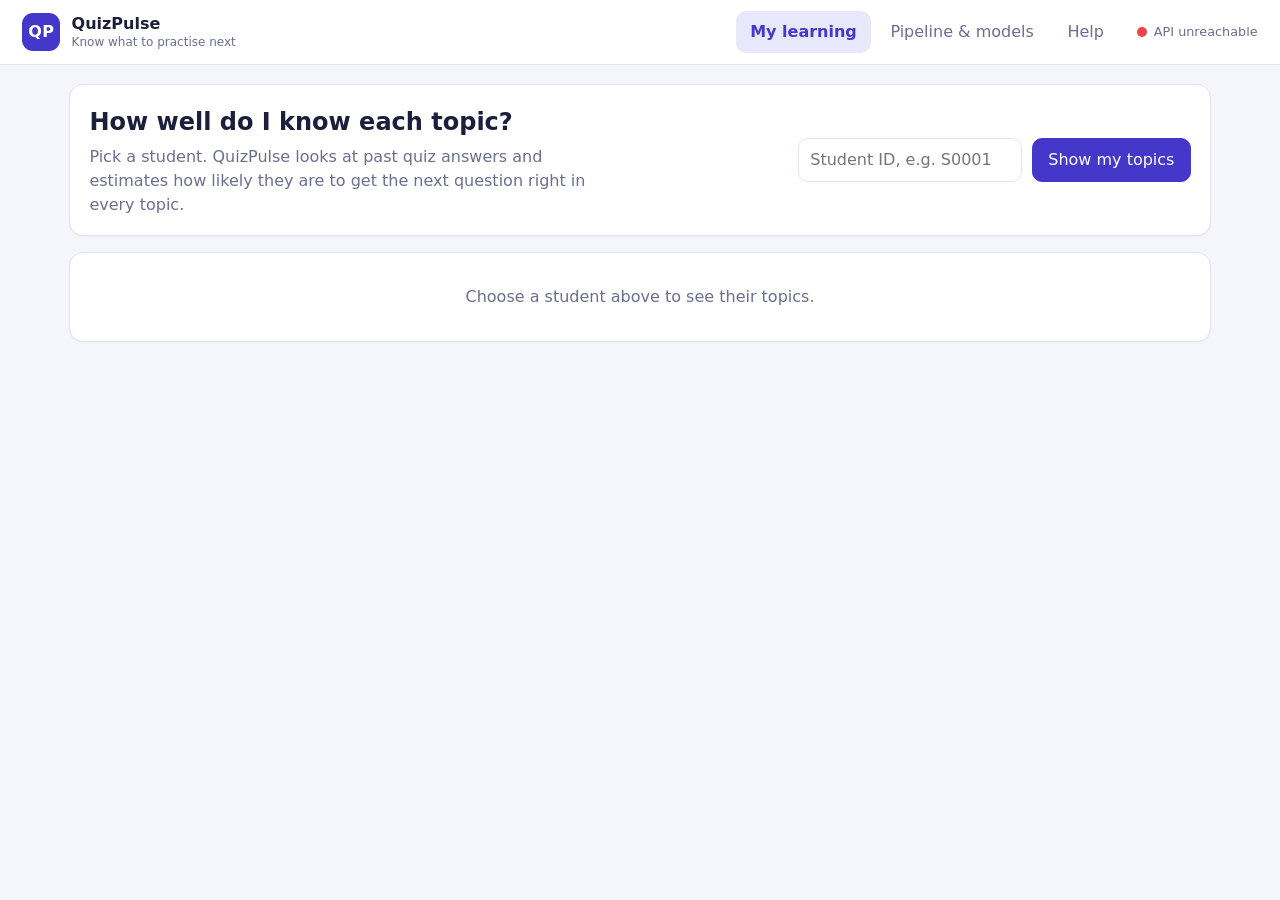
<file: frontend/index.html>
<!doctype html>
<html lang="en">
<head>
  <meta charset="utf-8">
  <meta name="viewport" content="width=device-width, initial-scale=1">
  <title>QuizPulse - know what to practise next</title>
  <link rel="stylesheet" href="style.css">
</head>
<body>
  <header class="top">
    <div class="brand"><span class="logo">QP</span><div><b>QuizPulse</b><small>Know what to practise next</small></div></div>
    <nav id="tabs" role="tablist">
      <button class="tab active" data-tab="learn" role="tab">My learning</button>
      <button class="tab" data-tab="console" role="tab">Pipeline &amp; models</button>
      <button class="tab" data-tab="help" role="tab">Help</button>
    </nav>
    <div id="conn" class="conn" title="Connection to the QuizPulse API"><i></i><span>connecting...</span></div>
  </header>

  <main>
    <!-- ================= STUDENT VIEW ================= -->
    <section id="learn" class="panel active">
      <div class="card hero">
        <div>
          <h1>How well do I know each topic?</h1>
          <p class="muted">Pick a student. QuizPulse looks at past quiz answers and estimates how likely they are to get the next question right in every topic.</p>
        </div>
        <form id="student-form" class="row" autocomplete="off">
          <label for="student-id" class="sr">Student ID</label>
          <input id="student-id" list="student-list" placeholder="Student ID, e.g. S0001" required>
          <datalist id="student-list"></datalist>
          <button class="btn primary" type="submit">Show my topics</button>
        </form>
      </div>

      <div id="learn-empty" class="empty card">Choose a student above to see their topics.</div>

      <div id="learn-body" class="grid two hidden">
        <div class="card">
          <div class="card-head"><h2>Topic mastery</h2><span id="mastery-version" class="pill"></span></div>
          <p class="muted small">Longer bar = stronger. Topics below 50% are marked <b class="weakword">weak</b>.</p>
          <ul id="mastery-list" class="mastery"></ul>
        </div>
        <div class="stack">
          <div class="card">
            <div class="card-head"><h2>Practise next</h2></div>
            <p class="muted small">Questions picked from the weakest topics, at a level that is challenging but doable.</p>
            <button id="btn-next" class="btn">Suggest 5 questions</button>
            <ol id="next-list" class="next"></ol>
          </div>
          <div class="card">
            <div class="card-head"><h2>Try a question</h2></div>
            <p class="muted small">See the chance of a correct answer, then tell QuizPulse what really happened.</p>
            <div class="row wrap">
              <label class="field">Topic<select id="sel-skill"></select></label>
              <label class="field">Question<select id="sel-question"></select></label>
              <button id="btn-predict" class="btn primary">Predict</button>
            </div>
            <div id="predict-result" class="result hidden">
              <div class="gauge"><div id="gauge-fill"></div></div>
              <p id="predict-text"></p>
              <div class="row">
                <span class="muted small">What did the student answer?</span>
                <button class="btn ok" data-correct="1">Correct</button>
                <button class="btn bad" data-correct="0">Wrong</button>
              </div>
            </div>
          </div>
        </div>
      </div>
    </section>

    <!-- ================= PIPELINE CONSOLE ================= -->
    <section id="console" class="panel">
      <div class="grid kpis">
        <div class="card kpi"><small>Model in use</small><b id="k-version">-</b><span id="k-kind" class="muted small"></span></div>
        <div class="card kpi"><small>Live AUC (last <span id="k-window">1500</span>)</small><b id="k-auc">-</b><span id="k-auc-sub" class="muted small"></span></div>
        <div class="card kpi"><small>Drift status</small><b id="k-drift">-</b><span id="k-drift-sub" class="muted small"></span></div>
        <div class="card kpi"><small>Predictions / labels</small><b id="k-counts">-</b><span id="k-counts-sub" class="muted small"></span></div>
      </div>

      <div class="card">
        <div class="card-head"><h2>Operator actions</h2><span id="live" class="pill live">live</span></div>
        <div class="row wrap">
          <button id="act-drift" class="btn">Run drift check</button>
          <button id="act-retrain" class="btn primary">Retrain now</button>
          <button id="act-reload" class="btn">Reload production model</button>
          <a id="lnk-report" class="btn link" target="_blank" rel="noopener">Drift report</a>
          <a id="lnk-mlflow" class="btn link" target="_blank" rel="noopener">MLflow</a>
          <a id="lnk-grafana" class="btn link" target="_blank" rel="noopener">Grafana</a>
          <a id="lnk-prom" class="btn link" target="_blank" rel="noopener">Prometheus</a>
        </div>
        <p id="act-msg" class="muted small"></p>
      </div>

      <div class="card">
        <div class="card-head"><h2>Pipeline at a glance</h2></div>
        <div id="flow" class="flow"></div>
      </div>

      <div class="card">
        <div class="card-head"><h2>Batch pipeline speed</h2></div>
        <div id="throughput" class="row wrap muted small">no pipeline report found yet</div>
      </div>

      <div class="grid two">
        <div class="card">
          <div class="card-head"><h2>Model versions (registry)</h2></div>
          <div class="scroll"><table id="tbl-models"><thead><tr><th>Ver</th><th>Alias</th><th>Source</th><th>Type</th><th>Valid AUC</th><th>Commit</th></tr></thead><tbody></tbody></table></div>
        </div>
        <div class="card">
          <div class="card-head"><h2>Runs by outcome</h2></div>
          <div class="scroll"><table id="tbl-status"><thead><tr><th>Stage</th><th>Success</th><th>Failed</th><th>Skipped</th><th>Avg time</th></tr></thead><tbody></tbody></table></div>
        </div>
      </div>

      <div class="card">
        <div class="card-head"><h2>Recent pipeline runs</h2>
          <select id="run-filter"><option value="">all stages</option><option>ingest</option><option>drift</option><option>retrain</option><option>promotion</option></select></div>
        <div class="scroll"><table id="tbl-runs"><thead><tr><th>#</th><th>When</th><th>Stage</th><th>Status</th><th>Time</th><th>Rows</th><th>Details</th></tr></thead><tbody></tbody></table></div>
      </div>
    </section>

    <!-- ================= HELP ================= -->
    <section id="help" class="panel">
      <div class="card prose">
        <h1>User manual</h1>
        <h2>For students and teachers</h2>
        <ol>
          <li>Open <b>My learning</b>, type a student ID (suggestions appear) and press <b>Show my topics</b>.</li>
          <li>Each bar is the estimated chance that the student answers a question in that topic correctly. Red bars (below 50%) are <b>weak topics</b>.</li>
          <li>Press <b>Suggest 5 questions</b> to get practice questions from the weakest topics.</li>
          <li>Under <b>Try a question</b>, choose a topic and question, press <b>Predict</b>, then press <b>Correct</b> or <b>Wrong</b> to teach QuizPulse the real result.</li>
        </ol>
        <h2>For operators</h2>
        <ol>
          <li><b>Pipeline &amp; models</b> shows the model in use, its live accuracy (AUC), and whether the incoming data has changed (drift).</li>
          <li><b>Run drift check</b> compares recent data with the training data. <b>Retrain now</b> trains a new model and only switches to it if it is better.</li>
          <li>The green dot top right means the API is reachable. Red means start the backend (<code>docker compose up</code>).</li>
        </ol>
        <p class="muted">Full manual: <code>docs/USER_MANUAL.md</code>.</p>
      </div>
    </section>
  </main>

  <div id="toast" class="toast hidden" role="status" aria-live="polite"></div>
  <script src="config.js"></script>
  <script src="app.js"></script>
</body>
</html>
</file>
<file: frontend/style.css>
:root{
  --bg:#f5f6fb; --card:#fff; --ink:#1b1f3b; --muted:#6a6f8f; --line:#e3e5f1;
  --brand:#4338ca; --brand-ink:#fff; --ok:#15803d; --bad:#b91c1c; --warn:#b45309;
  --good-bar:#4f9d77; --mid-bar:#e0a63a; --weak-bar:#d9534f; --radius:14px;
}
*{box-sizing:border-box}
html{font-size:16px}
body{margin:0;background:var(--bg);color:var(--ink);font-family:system-ui,-apple-system,"Segoe UI",Roboto,sans-serif;line-height:1.5}
h1{font-size:1.5rem;margin:.1rem 0 .3rem} h2{font-size:1.05rem;margin:0}
.sr{position:absolute;left:-9999px}
.muted{color:var(--muted)} .small{font-size:.85rem} .hidden{display:none!important}
.top{display:flex;align-items:center;gap:1.2rem;padding:.7rem 1.4rem;background:#fff;border-bottom:1px solid var(--line);position:sticky;top:0;z-index:5;flex-wrap:wrap}
.brand{display:flex;gap:.7rem;align-items:center}
.brand small{display:block;color:var(--muted);font-size:.75rem;margin-top:-3px}
.logo{display:grid;place-items:center;width:38px;height:38px;border-radius:11px;background:var(--brand);color:#fff;font-weight:700;letter-spacing:.5px}
nav{display:flex;gap:.3rem;margin-left:auto}
.tab{border:0;background:transparent;padding:.55rem .9rem;border-radius:10px;font:inherit;color:var(--muted);cursor:pointer}
.tab:hover{background:#eef0fb} .tab.active{background:#e8e8fd;color:var(--brand);font-weight:600}
.conn{display:flex;align-items:center;gap:.4rem;font-size:.8rem;color:var(--muted)}
.conn i{width:10px;height:10px;border-radius:50%;background:#bbb;display:inline-block}
.conn.up i{background:#22c55e} .conn.down i{background:#ef4444}
main{max-width:1180px;margin:0 auto;padding:1.2rem}
.panel{display:none} .panel.active{display:block}
.card{background:var(--card);border:1px solid var(--line);border-radius:var(--radius);padding:1.1rem 1.2rem;margin-bottom:1rem;box-shadow:0 1px 2px rgba(20,20,60,.04)}
.card-head{display:flex;justify-content:space-between;align-items:center;margin-bottom:.5rem;gap:.6rem}
.hero{display:flex;gap:1.5rem;align-items:center;justify-content:space-between;flex-wrap:wrap}
.hero p{margin:.2rem 0 0;max-width:520px}
.grid{display:grid;gap:1rem} .grid.two{grid-template-columns:1fr 1fr} .grid.kpis{grid-template-columns:repeat(4,1fr)}
.grid.kpis{margin-bottom:1rem} .grid .card{margin-bottom:0} .stack{display:grid;gap:1rem;align-content:start}
.row{display:flex;gap:.6rem;align-items:center} .row.wrap{flex-wrap:wrap}
input,select{font:inherit;padding:.55rem .7rem;border:1px solid var(--line);border-radius:10px;background:#fff;color:var(--ink);min-width:0}
input:focus,select:focus,.btn:focus-visible,.tab:focus-visible{outline:3px solid #c7c5fb;outline-offset:1px}
.btn{font:inherit;padding:.55rem .95rem;border:1px solid var(--line);border-radius:10px;background:#fff;color:var(--ink);cursor:pointer;text-decoration:none;display:inline-block}
.btn:hover{background:#f1f2fb} .btn:disabled{opacity:.55;cursor:wait}
.btn.primary{background:var(--brand);color:var(--brand-ink);border-color:var(--brand)} .btn.primary:hover{background:#3730a3}
.btn.ok{background:#e7f6ec;border-color:#b7e2c5;color:var(--ok)} .btn.bad{background:#fdeaea;border-color:#f3c0c0;color:var(--bad)}
.btn.link{color:var(--brand)}
.field{display:grid;gap:.2rem;font-size:.8rem;color:var(--muted)} .field select{min-width:150px}
.pill{font-size:.75rem;background:#eef0fb;color:var(--brand);padding:.15rem .6rem;border-radius:99px}
.pill.live{background:#e7f6ec;color:var(--ok)}
.weakword{color:var(--weak-bar)}
.empty{text-align:center;color:var(--muted);padding:2rem}
/* mastery bars */
.mastery{list-style:none;padding:0;margin:.4rem 0 0;display:grid;gap:.55rem}
.mastery li{display:grid;grid-template-columns:130px 1fr 52px;gap:.6rem;align-items:center}
.mastery .name{font-size:.9rem;overflow:hidden;text-overflow:ellipsis;white-space:nowrap}
.bar{height:12px;background:#eceef8;border-radius:99px;overflow:hidden;position:relative}
.bar>span{display:block;height:100%;border-radius:99px;transition:width .5s}
.bar::after{content:"";position:absolute;left:50%;top:0;bottom:0;width:2px;background:rgba(0,0,0,.18)}
.mastery .val{font-variant-numeric:tabular-nums;font-weight:600;text-align:right}
.mastery .tag{font-size:.7rem;color:var(--weak-bar);font-weight:700}
.next{padding-left:1.2rem;margin:.7rem 0 0;display:grid;gap:.5rem}
.next li small{display:block;color:var(--muted)}
.result{margin-top:.9rem;border-top:1px dashed var(--line);padding-top:.8rem}
.gauge{height:16px;background:#eceef8;border-radius:99px;overflow:hidden} #gauge-fill{height:100%;width:0;transition:width .5s}
/* KPIs */
.kpi{display:grid;gap:.1rem} .kpi small{color:var(--muted)} .kpi b{font-size:1.8rem;line-height:1.15}
.kpi b.good{color:var(--ok)} .kpi b.badc{color:var(--bad)} .kpi b.warnc{color:var(--warn)}
/* flow */
.flow{display:flex;gap:.4rem;flex-wrap:wrap;align-items:stretch}
.step{flex:1;min-width:120px;border:1px solid var(--line);border-radius:12px;padding:.6rem .7rem;background:#fafbff}
.step b{display:block;font-size:.85rem} .step small{display:block;color:var(--muted)}
.step.ok{border-color:#b7e2c5;background:#f1fbf4} .step.fail{border-color:#f3c0c0;background:#fff4f4} .step.idle{opacity:.75}
.arrow{align-self:center;color:var(--muted)}
/* tables */
.scroll{overflow:auto;max-height:340px}
table{border-collapse:collapse;width:100%;font-size:.86rem}
th,td{text-align:left;padding:.45rem .5rem;border-bottom:1px solid var(--line);vertical-align:top}
th{position:sticky;top:0;background:#fff;color:var(--muted);font-weight:600}
.badge{padding:.1rem .5rem;border-radius:99px;font-size:.75rem;font-weight:600}
.badge.success,.badge.promoted{background:#e7f6ec;color:var(--ok)} .badge.failed,.badge.rejected{background:#fdeaea;color:var(--bad)}
.badge.skipped,.badge.running{background:#fff4e0;color:var(--warn)}
.prose h2{margin-top:1.2rem} .prose li{margin:.3rem 0} code{background:#eef0fb;padding:.05rem .35rem;border-radius:6px}
.toast{position:fixed;bottom:18px;left:50%;transform:translateX(-50%);background:#1b1f3b;color:#fff;padding:.7rem 1.1rem;border-radius:12px;max-width:90vw;z-index:20;box-shadow:0 6px 24px rgba(0,0,0,.25)}
.toast.err{background:#991b1b}
@media (max-width:900px){.grid.two{grid-template-columns:1fr}.grid.kpis{grid-template-columns:1fr 1fr}nav{margin-left:0;width:100%;order:3}}
@media (max-width:520px){.mastery li{grid-template-columns:100px 1fr 46px}.grid.kpis{grid-template-columns:1fr}}
#student-form{flex-wrap:wrap} #student-form input{flex:1;min-width:150px}
@media (max-width:900px){.hero form{width:100%}}
</file>
